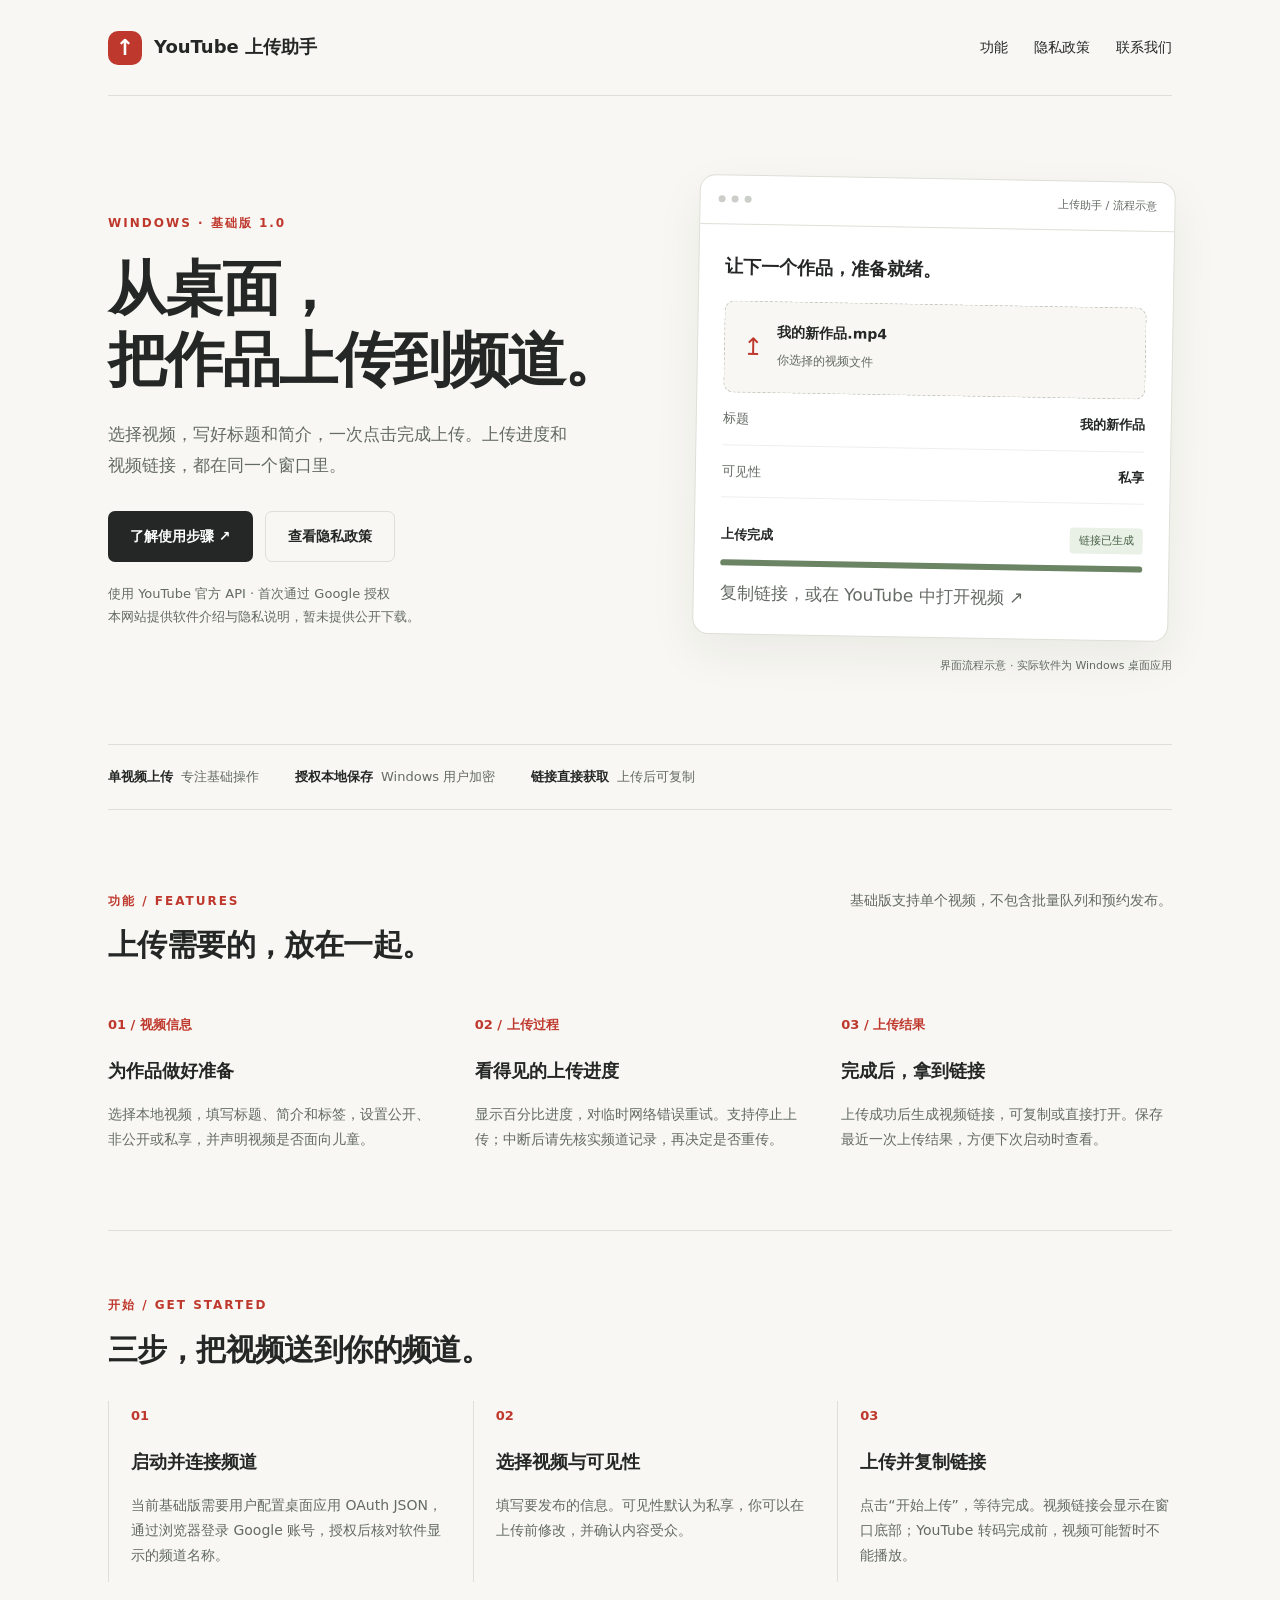
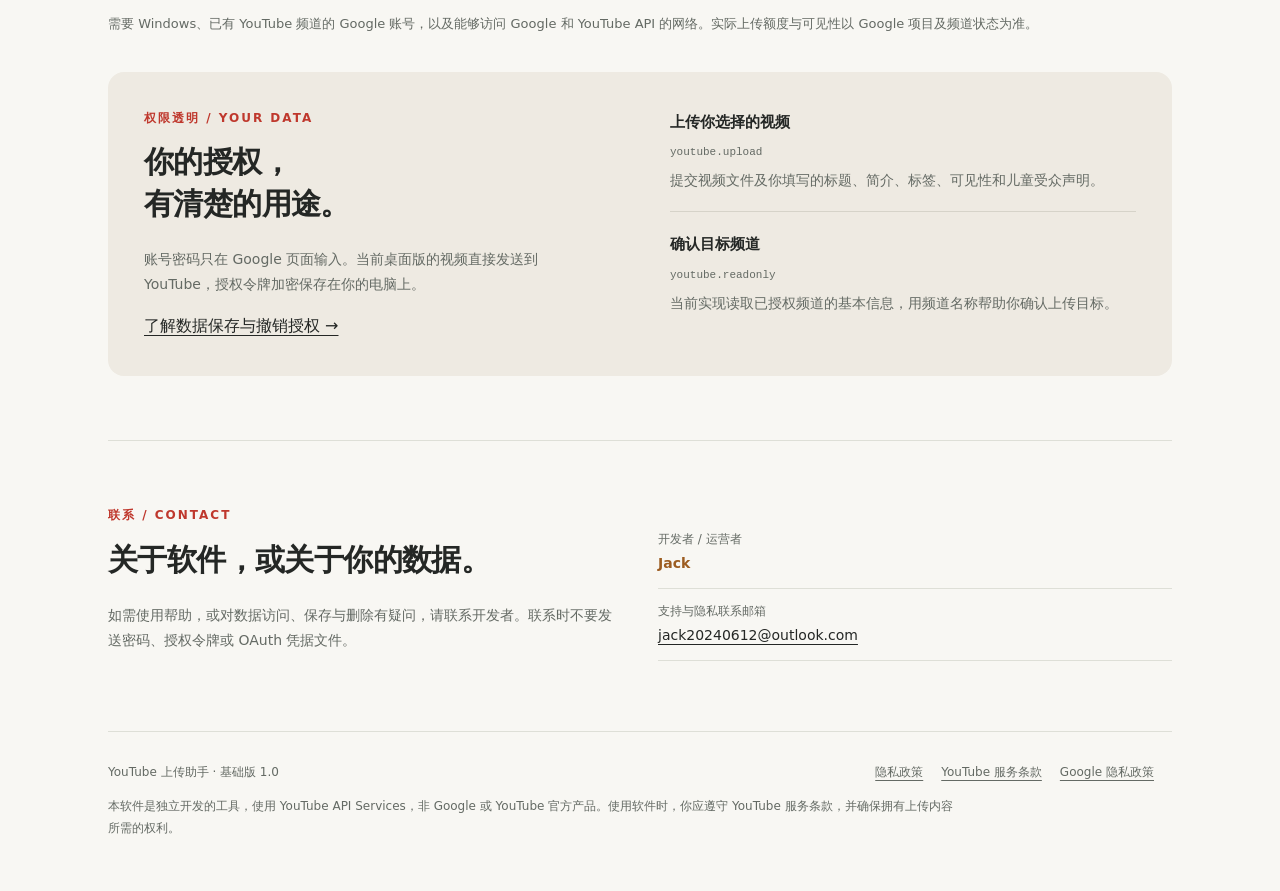
<file: index.html>
<!doctype html>
<html lang="zh-CN">
<head>
  <meta charset="utf-8">
  <meta name="viewport" content="width=device-width, initial-scale=1">
  <meta name="description" content="YouTube 上传助手是一款 Windows 桌面视频上传工具，支持填写视频信息、设置可见性、显示上传进度并获取视频链接。">
  <meta name="robots" content="noindex">
  <title>YouTube 上传助手 — 从桌面，把作品上传到频道</title>
  <link rel="stylesheet" href="styles.css">
</head>
<body>
  <a class="skip" href="#main">跳到正文</a>
  <!-- 发布前：替换全部“待填写”信息，并删除草稿提示与 noindex 标签。 -->
  <div class="wrap">
    <header class="nav">
      <a class="brand" href="index.html"><span class="mark" aria-hidden="true">↑</span>YouTube 上传助手</a>
      <nav class="nav-links" aria-label="主导航"><a href="#features">功能</a><a href="privacy.html">隐私政策</a><a href="#contact">联系我们</a></nav>
    </header>
    <main id="main">
      <section class="hero" aria-labelledby="hero-title">
        <div>
          <span class="eyebrow">Windows · 基础版 1.0</span>
          <h1 id="hero-title">从桌面，<br>把作品上传到频道。</h1>
          <p>选择视频，写好标题和简介，一次点击完成上传。上传进度和视频链接，都在同一个窗口里。</p>
          <div class="actions"><a class="button" href="#start">了解使用步骤 <span aria-hidden="true">&nbsp;↗</span></a><a class="button secondary" href="privacy.html">查看隐私政策</a></div>
          <p class="small">使用 YouTube 官方 API · 首次通过 Google 授权<br>本网站提供软件介绍与隐私说明，暂未提供公开下载。</p>
        </div>
        <figure style="margin:0" aria-label="软件上传流程示意，不是实际上传界面">
          <div class="window">
            <div class="window-bar"><i class="dot"></i><i class="dot"></i><i class="dot"></i><span>上传助手 / 流程示意</span></div>
            <div class="window-body">
              <div class="mock-title">让下一个作品，准备就绪。</div>
              <div class="file"><span class="file-icon" aria-hidden="true">↥</span><div><b>我的新作品.mp4</b><small>你选择的视频文件</small></div></div>
              <div class="mock-field"><span>标题</span><b>我的新作品</b></div>
              <div class="mock-field"><span>可见性</span><b>私享</b></div>
              <div class="mock-status"><b>上传完成</b><span class="badge">链接已生成</span></div>
              <div class="meter" aria-hidden="true"></div>
              <p class="mock-result">复制链接，或在 YouTube 中打开视频 ↗</p>
            </div>
          </div>
          <figcaption class="caption">界面流程示意 · 实际软件为 Windows 桌面应用</figcaption>
        </figure>
      </section>
      <div class="facts"><span><strong>单视频上传</strong>专注基础操作</span><span><strong>授权本地保存</strong>Windows 用户加密</span><span><strong>链接直接获取</strong>上传后可复制</span></div>
      <section id="features" class="section" aria-labelledby="features-title">
        <div class="section-head"><div><span class="eyebrow">功能 / Features</span><h2 id="features-title">上传需要的，放在一起。</h2></div><p>基础版支持单个视频，不包含批量队列和预约发布。</p></div>
        <div class="features">
          <article><span class="number">01 / 视频信息</span><h3>为作品做好准备</h3><p>选择本地视频，填写标题、简介和标签，设置公开、非公开或私享，并声明视频是否面向儿童。</p></article>
          <article><span class="number">02 / 上传过程</span><h3>看得见的上传进度</h3><p>显示百分比进度，对临时网络错误重试。支持停止上传；中断后请先核实频道记录，再决定是否重传。</p></article>
          <article><span class="number">03 / 上传结果</span><h3>完成后，拿到链接</h3><p>上传成功后生成视频链接，可复制或直接打开。保存最近一次上传结果，方便下次启动时查看。</p></article>
        </div>
      </section>
      <section id="start" class="section" aria-labelledby="start-title">
        <span class="eyebrow">开始 / Get started</span><h2 id="start-title">三步，把视频送到你的频道。</h2>
        <ol class="steps">
          <li><span class="number">01</span><h3>启动并连接频道</h3><p>当前基础版需要用户配置桌面应用 OAuth JSON，通过浏览器登录 Google 账号，授权后核对软件显示的频道名称。</p></li>
          <li><span class="number">02</span><h3>选择视频与可见性</h3><p>填写要发布的信息。可见性默认为私享，你可以在上传前修改，并确认内容受众。</p></li>
          <li><span class="number">03</span><h3>上传并复制链接</h3><p>点击“开始上传”，等待完成。视频链接会显示在窗口底部；YouTube 转码完成前，视频可能暂时不能播放。</p></li>
        </ol>
        <p class="small">需要 Windows、已有 YouTube 频道的 Google 账号，以及能够访问 Google 和 YouTube API 的网络。实际上传额度与可见性以 Google 项目及频道状态为准。</p>
        <div class="privacy-callout">
          <div><span class="eyebrow">权限透明 / Your data</span><h2>你的授权，<br>有清楚的用途。</h2><p>账号密码只在 Google 页面输入。当前桌面版的视频直接发送到 YouTube，授权令牌加密保存在你的电脑上。</p><a href="privacy.html">了解数据保存与撤销授权 →</a></div>
          <ul class="permissions"><li><b>上传你选择的视频</b><br><code>youtube.upload</code><p>提交视频文件及你填写的标题、简介、标签、可见性和儿童受众声明。</p></li><li><b>确认目标频道</b><br><code>youtube.readonly</code><p>当前实现读取已授权频道的基本信息，用频道名称帮助你确认上传目标。</p></li></ul>
        </div>
      </section>
      <section id="contact" class="section contact" aria-labelledby="contact-title">
        <div><span class="eyebrow">联系 / Contact</span><h2 id="contact-title">关于软件，或关于你的数据。</h2><p>如需使用帮助，或对数据访问、保存与删除有疑问，请联系开发者。联系时不要发送密码、授权令牌或 OAuth 凭据文件。</p></div>
        <div class="contact-data"><div><span>开发者 / 运营者</span><strong class="placeholder">Jack</strong></div><div><span>支持与隐私联系邮箱</span><a href="mailto:jack20240612@outlook.com">jack20240612@outlook.com</a></div></div>
      </section>
    </main>
    <footer><div class="footer-line"><span>YouTube 上传助手 · 基础版 1.0</span><div><a href="privacy.html">隐私政策</a><a href="https://www.youtube.com/t/terms">YouTube 服务条款</a><a href="https://policies.google.com/privacy">Google 隐私政策</a></div></div><p>本软件是独立开发的工具，使用 YouTube API Services，非 Google 或 YouTube 官方产品。使用软件时，你应遵守 YouTube 服务条款，并确保拥有上传内容所需的权利。</p></footer>
  </div>
</body>
</html>
</file>
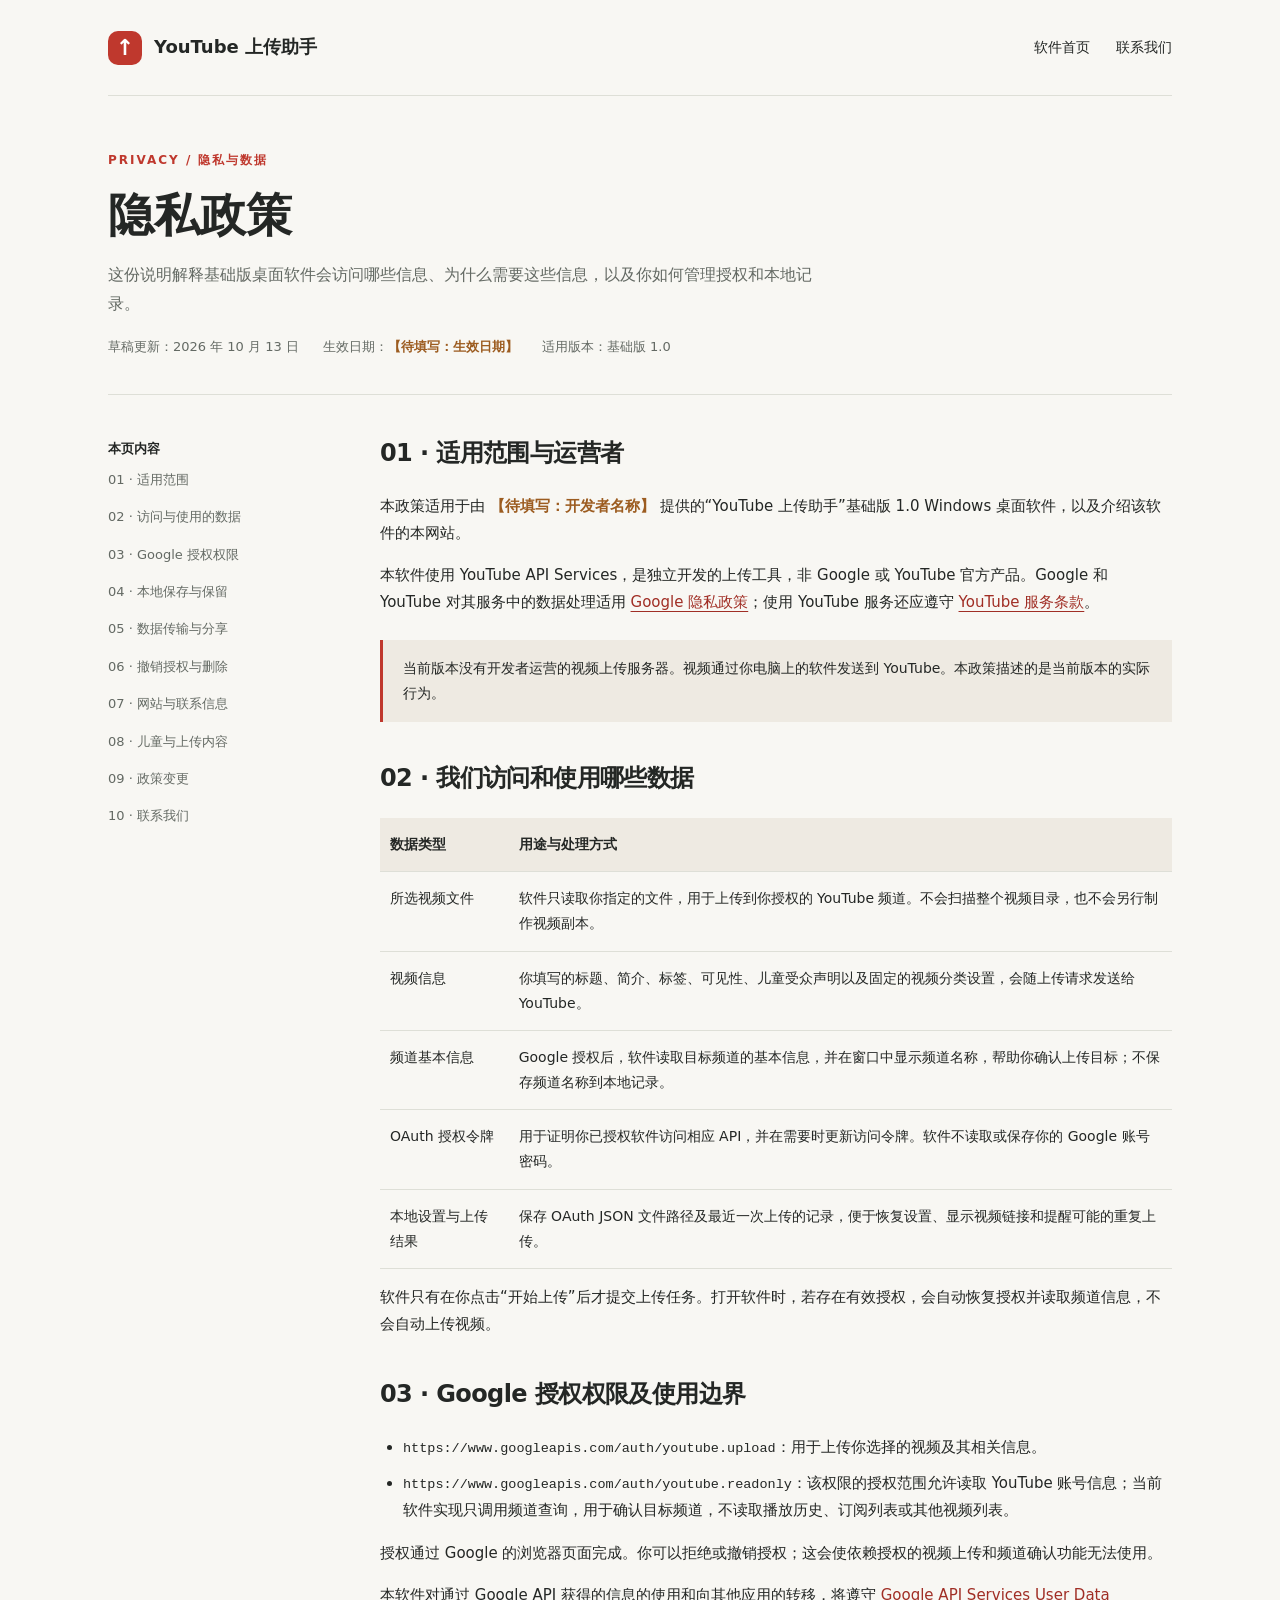
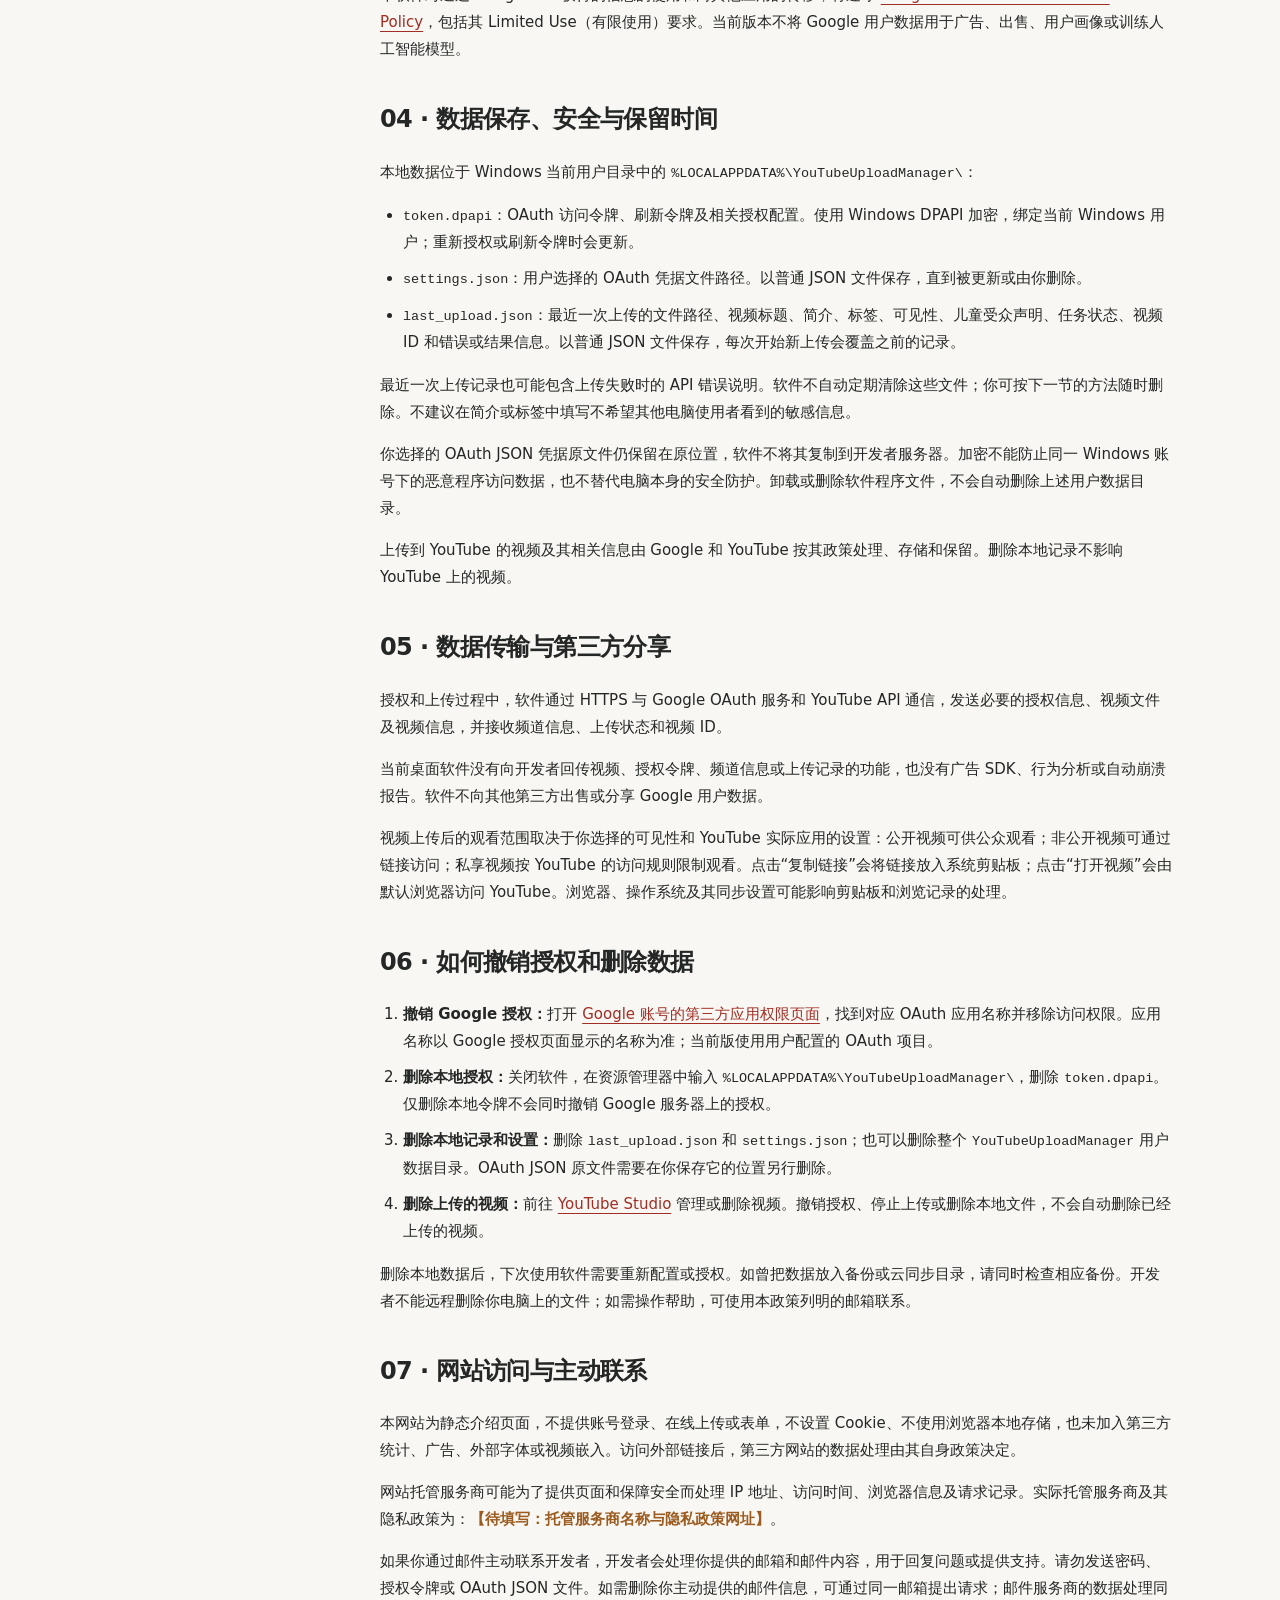
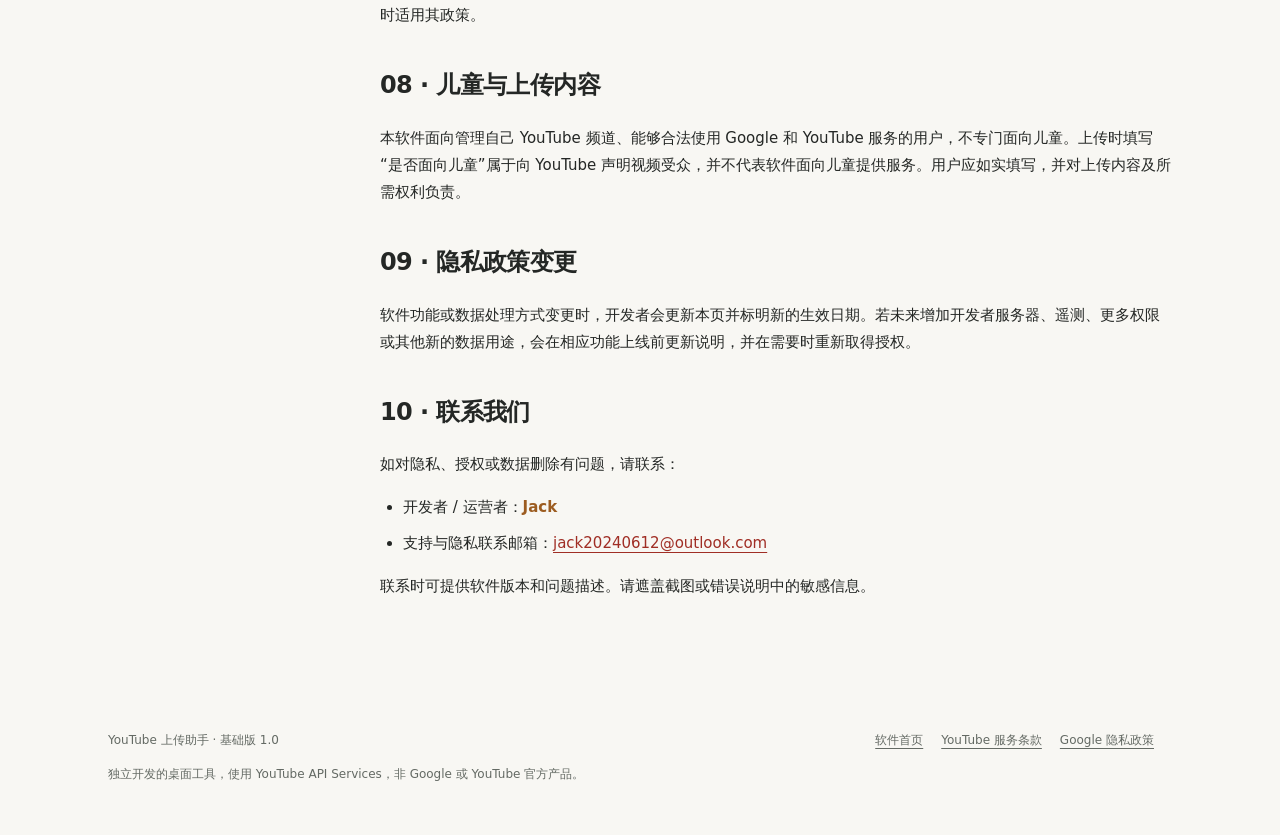
<file: privacy.html>
<!doctype html>
<html lang="zh-CN">
<head>
  <meta charset="utf-8">
  <meta name="viewport" content="width=device-width, initial-scale=1">
  <meta name="description" content="了解 YouTube 上传助手访问的数据、Google 授权权限、本地保存方式，以及撤销授权与删除数据的方法。">
  <meta name="robots" content="noindex">
  <title>隐私政策 — YouTube 上传助手</title>
  <link rel="stylesheet" href="styles.css">
</head>
<body>
  <a class="skip" href="#main">跳到正文</a>
  <!-- 发布前：补齐运营者与联系方式，确认全部处理方式与实际版本一致，再更新生效日期。 -->
  <div class="wrap">
    <header class="nav"><a class="brand" href="index.html"><span class="mark" aria-hidden="true">↑</span>YouTube 上传助手</a><nav class="nav-links" aria-label="主导航"><a href="index.html">软件首页</a><a href="index.html#contact">联系我们</a></nav></header>
    <main id="main">
      <header class="policy-header"><span class="eyebrow">Privacy / 隐私与数据</span><h1>隐私政策</h1><p>这份说明解释基础版桌面软件会访问哪些信息、为什么需要这些信息，以及你如何管理授权和本地记录。</p><div class="policy-meta"><span>草稿更新：2026 年 10 月 13 日</span><span>生效日期：<strong class="placeholder">【待填写：生效日期】</strong></span><span>适用版本：基础版 1.0</span></div></header>
      <div class="policy-layout">
        <nav class="toc" aria-label="隐私政策目录"><strong>本页内容</strong><a href="#scope">01 · 适用范围</a><a href="#data">02 · 访问与使用的数据</a><a href="#permissions">03 · Google 授权权限</a><a href="#storage">04 · 本地保存与保留</a><a href="#sharing">05 · 数据传输与分享</a><a href="#control">06 · 撤销授权与删除</a><a href="#website">07 · 网站与联系信息</a><a href="#children">08 · 儿童与上传内容</a><a href="#changes">09 · 政策变更</a><a href="#contact">10 · 联系我们</a></nav>
        <article class="policy-body">
          <section id="scope"><h2>01 · 适用范围与运营者</h2><p>本政策适用于由 <strong class="placeholder">【待填写：开发者名称】</strong> 提供的“YouTube 上传助手”基础版 1.0 Windows 桌面软件，以及介绍该软件的本网站。</p><p>本软件使用 YouTube API Services，是独立开发的上传工具，非 Google 或 YouTube 官方产品。Google 和 YouTube 对其服务中的数据处理适用 <a href="https://policies.google.com/privacy">Google 隐私政策</a>；使用 YouTube 服务还应遵守 <a href="https://www.youtube.com/t/terms">YouTube 服务条款</a>。</p><div class="notice">当前版本没有开发者运营的视频上传服务器。视频通过你电脑上的软件发送到 YouTube。本政策描述的是当前版本的实际行为。</div></section>
          <section id="data"><h2>02 · 我们访问和使用哪些数据</h2><div class="table-scroll"><table><thead><tr><th scope="col">数据类型</th><th scope="col">用途与处理方式</th></tr></thead><tbody>
            <tr><td>所选视频文件</td><td>软件只读取你指定的文件，用于上传到你授权的 YouTube 频道。不会扫描整个视频目录，也不会另行制作视频副本。</td></tr>
            <tr><td>视频信息</td><td>你填写的标题、简介、标签、可见性、儿童受众声明以及固定的视频分类设置，会随上传请求发送给 YouTube。</td></tr>
            <tr><td>频道基本信息</td><td>Google 授权后，软件读取目标频道的基本信息，并在窗口中显示频道名称，帮助你确认上传目标；不保存频道名称到本地记录。</td></tr>
            <tr><td>OAuth 授权令牌</td><td>用于证明你已授权软件访问相应 API，并在需要时更新访问令牌。软件不读取或保存你的 Google 账号密码。</td></tr>
            <tr><td>本地设置与上传结果</td><td>保存 OAuth JSON 文件路径及最近一次上传的记录，便于恢复设置、显示视频链接和提醒可能的重复上传。</td></tr>
          </tbody></table></div><p>软件只有在你点击“开始上传”后才提交上传任务。打开软件时，若存在有效授权，会自动恢复授权并读取频道信息，不会自动上传视频。</p></section>
          <section id="permissions"><h2>03 · Google 授权权限及使用边界</h2><ul><li><code>https://www.googleapis.com/auth/youtube.upload</code>：用于上传你选择的视频及其相关信息。</li><li><code>https://www.googleapis.com/auth/youtube.readonly</code>：该权限的授权范围允许读取 YouTube 账号信息；当前软件实现只调用频道查询，用于确认目标频道，不读取播放历史、订阅列表或其他视频列表。</li></ul><p>授权通过 Google 的浏览器页面完成。你可以拒绝或撤销授权；这会使依赖授权的视频上传和频道确认功能无法使用。</p><p>本软件对通过 Google API 获得的信息的使用和向其他应用的转移，将遵守 <a href="https://developers.google.com/terms/api-services-user-data-policy">Google API Services User Data Policy</a>，包括其 Limited Use（有限使用）要求。当前版本不将 Google 用户数据用于广告、出售、用户画像或训练人工智能模型。</p></section>
          <section id="storage"><h2>04 · 数据保存、安全与保留时间</h2><p>本地数据位于 Windows 当前用户目录中的 <code>%LOCALAPPDATA%\YouTubeUploadManager\</code>：</p><ul><li><code>token.dpapi</code>：OAuth 访问令牌、刷新令牌及相关授权配置。使用 Windows DPAPI 加密，绑定当前 Windows 用户；重新授权或刷新令牌时会更新。</li><li><code>settings.json</code>：用户选择的 OAuth 凭据文件路径。以普通 JSON 文件保存，直到被更新或由你删除。</li><li><code>last_upload.json</code>：最近一次上传的文件路径、视频标题、简介、标签、可见性、儿童受众声明、任务状态、视频 ID 和错误或结果信息。以普通 JSON 文件保存，每次开始新上传会覆盖之前的记录。</li></ul><p>最近一次上传记录也可能包含上传失败时的 API 错误说明。软件不自动定期清除这些文件；你可按下一节的方法随时删除。不建议在简介或标签中填写不希望其他电脑使用者看到的敏感信息。</p><p>你选择的 OAuth JSON 凭据原文件仍保留在原位置，软件不将其复制到开发者服务器。加密不能防止同一 Windows 账号下的恶意程序访问数据，也不替代电脑本身的安全防护。卸载或删除软件程序文件，不会自动删除上述用户数据目录。</p><p>上传到 YouTube 的视频及其相关信息由 Google 和 YouTube 按其政策处理、存储和保留。删除本地记录不影响 YouTube 上的视频。</p></section>
          <section id="sharing"><h2>05 · 数据传输与第三方分享</h2><p>授权和上传过程中，软件通过 HTTPS 与 Google OAuth 服务和 YouTube API 通信，发送必要的授权信息、视频文件及视频信息，并接收频道信息、上传状态和视频 ID。</p><p>当前桌面软件没有向开发者回传视频、授权令牌、频道信息或上传记录的功能，也没有广告 SDK、行为分析或自动崩溃报告。软件不向其他第三方出售或分享 Google 用户数据。</p><p>视频上传后的观看范围取决于你选择的可见性和 YouTube 实际应用的设置：公开视频可供公众观看；非公开视频可通过链接访问；私享视频按 YouTube 的访问规则限制观看。点击“复制链接”会将链接放入系统剪贴板；点击“打开视频”会由默认浏览器访问 YouTube。浏览器、操作系统及其同步设置可能影响剪贴板和浏览记录的处理。</p></section>
          <section id="control"><h2>06 · 如何撤销授权和删除数据</h2><ol><li><strong>撤销 Google 授权：</strong>打开 <a href="https://myaccount.google.com/permissions">Google 账号的第三方应用权限页面</a>，找到对应 OAuth 应用名称并移除访问权限。应用名称以 Google 授权页面显示的名称为准；当前版使用用户配置的 OAuth 项目。</li><li><strong>删除本地授权：</strong>关闭软件，在资源管理器中输入 <code>%LOCALAPPDATA%\YouTubeUploadManager\</code>，删除 <code>token.dpapi</code>。仅删除本地令牌不会同时撤销 Google 服务器上的授权。</li><li><strong>删除本地记录和设置：</strong>删除 <code>last_upload.json</code> 和 <code>settings.json</code>；也可以删除整个 <code>YouTubeUploadManager</code> 用户数据目录。OAuth JSON 原文件需要在你保存它的位置另行删除。</li><li><strong>删除上传的视频：</strong>前往 <a href="https://studio.youtube.com/">YouTube Studio</a> 管理或删除视频。撤销授权、停止上传或删除本地文件，不会自动删除已经上传的视频。</li></ol><p>删除本地数据后，下次使用软件需要重新配置或授权。如曾把数据放入备份或云同步目录，请同时检查相应备份。开发者不能远程删除你电脑上的文件；如需操作帮助，可使用本政策列明的邮箱联系。</p></section>
          <section id="website"><h2>07 · 网站访问与主动联系</h2><p>本网站为静态介绍页面，不提供账号登录、在线上传或表单，不设置 Cookie、不使用浏览器本地存储，也未加入第三方统计、广告、外部字体或视频嵌入。访问外部链接后，第三方网站的数据处理由其自身政策决定。</p><p>网站托管服务商可能为了提供页面和保障安全而处理 IP 地址、访问时间、浏览器信息及请求记录。实际托管服务商及其隐私政策为：<strong class="placeholder">【待填写：托管服务商名称与隐私政策网址】</strong>。</p><p>如果你通过邮件主动联系开发者，开发者会处理你提供的邮箱和邮件内容，用于回复问题或提供支持。请勿发送密码、授权令牌或 OAuth JSON 文件。如需删除你主动提供的邮件信息，可通过同一邮箱提出请求；邮件服务商的数据处理同时适用其政策。</p></section>
          <section id="children"><h2>08 · 儿童与上传内容</h2><p>本软件面向管理自己 YouTube 频道、能够合法使用 Google 和 YouTube 服务的用户，不专门面向儿童。上传时填写“是否面向儿童”属于向 YouTube 声明视频受众，并不代表软件面向儿童提供服务。用户应如实填写，并对上传内容及所需权利负责。</p></section>
          <section id="changes"><h2>09 · 隐私政策变更</h2><p>软件功能或数据处理方式变更时，开发者会更新本页并标明新的生效日期。若未来增加开发者服务器、遥测、更多权限或其他新的数据用途，会在相应功能上线前更新说明，并在需要时重新取得授权。</p></section>
          <section id="contact"><h2>10 · 联系我们</h2><p>如对隐私、授权或数据删除有问题，请联系：</p><ul><li>开发者 / 运营者：<strong class="placeholder">Jack</strong></li><li>支持与隐私联系邮箱：<a href="mailto:jack20240612@outlook.com">jack20240612@outlook.com</a></li></ul><p>联系时可提供软件版本和问题描述。请遮盖截图或错误说明中的敏感信息。</p></section>
        </article>
      </div>
    </main>
    <footer><div class="footer-line"><span>YouTube 上传助手 · 基础版 1.0</span><div><a href="index.html">软件首页</a><a href="https://www.youtube.com/t/terms">YouTube 服务条款</a><a href="https://policies.google.com/privacy">Google 隐私政策</a></div></div><p>独立开发的桌面工具，使用 YouTube API Services，非 Google 或 YouTube 官方产品。</p></footer>
  </div>
</body>
</html>
</file>
<file: styles.css>
:root{--paper:#f8f7f3;--ink:#242725;--muted:#646a64;--line:#dedfd7;--red:#bf382d;--soft:#eeeae2;--white:#fff;--radius:16px}
*{box-sizing:border-box}html{scroll-behavior:smooth;scroll-padding-top:28px}body{margin:0;background:var(--paper);color:var(--ink);font-family:system-ui,-apple-system,"Segoe UI","Microsoft YaHei",sans-serif;line-height:1.8}a{color:inherit;text-underline-offset:4px}a:hover{color:var(--red)}a:focus-visible,summary:focus-visible{outline:3px solid var(--red);outline-offset:5px}::selection{background:#f2c7bf}.wrap{max-width:1120px;margin:auto;padding:0 28px}.skip{position:absolute;left:12px;top:-80px;background:var(--ink);color:white;padding:8px 16px;z-index:10}.skip:focus{top:12px}.draft{padding:9px 28px;background:#f3e8ca;color:#635021;font-size:13px;text-align:center}.nav{display:flex;align-items:center;justify-content:space-between;gap:24px;min-height:96px;border-bottom:1px solid var(--line)}.brand{display:flex;align-items:center;gap:12px;text-decoration:none;font-weight:750;font-size:18px;white-space:nowrap}.mark{width:34px;height:34px;border-radius:10px;background:var(--red);color:white;display:grid;place-items:center;font-size:22px;line-height:1}.nav-links{display:flex;gap:26px;font-size:14px}.nav-links a{text-decoration:none}.eyebrow{display:block;color:var(--red);font-size:12px;font-weight:750;letter-spacing:2px;text-transform:uppercase}.hero{display:grid;grid-template-columns:1.1fr 1fr;gap:64px;align-items:center;padding:82px 0 68px}.hero h1{font-size:clamp(38px,4.6vw,60px);line-height:1.2;letter-spacing:-2px;margin:20px 0 24px;font-weight:760}.hero p{font-size:17px;color:var(--muted);max-width:470px}.actions{display:flex;gap:12px;flex-wrap:wrap;margin:30px 0 20px}.button{display:inline-flex;align-items:center;justify-content:center;padding:12px 22px;background:var(--ink);color:white;border-radius:7px;text-decoration:none;font-size:14px;font-weight:650}.button:hover{background:var(--red);color:white}.button.secondary{background:transparent;color:var(--ink);border:1px solid var(--line)}.small{font-size:13px!important;color:var(--muted)}.window{background:var(--white);border:1px solid var(--line);border-radius:var(--radius);box-shadow:0 18px 48px #272a2510;overflow:hidden;transform:rotate(1deg)}.window-bar{display:flex;align-items:center;gap:6px;border-bottom:1px solid var(--line);padding:14px 18px;font-size:11px;color:var(--muted)}.dot{width:7px;height:7px;border-radius:50%;background:#cccfc9}.window-bar span:last-child{margin-left:auto}.window-body{padding:26px}.mock-title{font-size:18px;font-weight:700;margin-bottom:18px}.file{display:flex;align-items:center;gap:14px;background:var(--paper);padding:18px;border-radius:10px;border:1px dashed #c6c9bf}.file-icon{font-size:24px;color:var(--red)}.file b{font-size:14px;display:block}.file small{color:var(--muted);font-size:12px}.mock-field{padding:14px 0;border-bottom:1px solid #eee;display:flex;justify-content:space-between;font-size:13px}.mock-field span{color:var(--muted)}.mock-status{margin-top:24px;display:flex;justify-content:space-between;align-items:center;font-size:13px}.badge{background:#e9f1e7;color:#466044;padding:3px 9px;border-radius:4px;font-size:11px}.meter{height:6px;background:#eee;border-radius:8px;margin:12px 0}.meter:before{content:"";display:block;height:100%;width:100%;background:#6a8464;border-radius:8px}.mock-result{font-size:12px;color:var(--muted);margin:0}.caption{font-size:11px;text-align:right;color:var(--muted);margin-top:18px}.facts{display:flex;gap:36px;border-top:1px solid var(--line);border-bottom:1px solid var(--line);padding:20px 0;font-size:13px;color:var(--muted)}.facts strong{color:var(--ink);margin-right:8px}.section{padding:64px 0;border-bottom:1px solid var(--line)}h2{font-size:30px;line-height:1.4;letter-spacing:-.6px;margin:12px 0 22px}h3{font-size:18px;line-height:1.5}.section-head{display:flex;align-items:baseline;justify-content:space-between;gap:32px}.section-head p{color:var(--muted);font-size:14px}.features{display:grid;grid-template-columns:repeat(3,1fr);gap:36px;margin-top:22px}.number{font-size:13px;color:var(--red);font-weight:650}.features p{color:var(--muted);font-size:14px}.steps{display:grid;grid-template-columns:repeat(3,1fr);gap:30px;list-style:none;padding:0;margin:30px 0}.steps li{border-left:1px solid var(--line);padding-left:22px}.steps p{color:var(--muted);font-size:14px}.privacy-callout{display:grid;grid-template-columns:1fr 1fr;gap:60px;background:var(--soft);padding:36px;border-radius:var(--radius);margin-top:36px}.privacy-callout p{font-size:14px;color:var(--muted)}.permissions{margin:0;padding:0;list-style:none}.permissions li+li{border-top:1px solid #d6d3c9;margin-top:18px;padding-top:18px}.permissions b{font-size:15px}.permissions code{font-size:11px;color:var(--muted);overflow-wrap:anywhere}.permissions p{margin:3px 0}.contact{display:grid;grid-template-columns:1fr 1fr;gap:36px}.contact p{font-size:14px;color:var(--muted)}.contact-data{padding-top:12px}.contact-data div{padding:12px 0;border-bottom:1px solid var(--line);font-size:14px}.contact-data span{color:var(--muted);display:block;font-size:12px}.placeholder{color:#9c5c20;font-weight:600;overflow-wrap:anywhere}footer{padding:30px 0 40px;color:var(--muted);font-size:12px}.footer-line{display:flex;justify-content:space-between;gap:24px;flex-wrap:wrap}footer a{margin-right:18px}footer p{max-width:850px}.policy-header{padding:54px 0 36px;border-bottom:1px solid var(--line)}.policy-header h1{font-size:46px;line-height:1.3;margin:14px 0 16px}.policy-header p{color:var(--muted);max-width:730px}.policy-layout{display:grid;grid-template-columns:220px minmax(0,1fr);gap:52px;padding:42px 0 60px}.toc{align-self:start;position:sticky;top:24px;font-size:13px}.toc a{display:block;color:var(--muted);text-decoration:none;padding:7px 0}.toc a:hover{color:var(--red)}.policy-body section{margin-bottom:40px}.policy-body h2{font-size:24px;margin-top:0}.policy-body p,.policy-body li{font-size:15px}.policy-body li{margin-bottom:9px}.policy-body ul,.policy-body ol{padding-left:23px}.notice{border-left:3px solid var(--red);background:var(--soft);padding:16px 20px;margin:24px 0;font-size:14px}code{font-family:Consolas,monospace;font-size:.9em;overflow-wrap:anywhere}.table-scroll{overflow-x:auto}table{width:100%;border-collapse:collapse;font-size:14px}th,td{text-align:left;vertical-align:top;border-bottom:1px solid var(--line);padding:14px 10px}th{background:var(--soft);font-weight:650}.policy-body a{color:#a02e25}.policy-meta{display:flex;gap:24px;flex-wrap:wrap;font-size:13px;color:var(--muted)}
@media(max-width:800px){.hero{grid-template-columns:1fr;gap:34px;padding:48px 0}.hero h1{letter-spacing:-1px}.hero p{max-width:none}.window{transform:none;max-width:520px}.features,.steps{grid-template-columns:1fr;gap:14px}.features article{border-top:1px solid var(--line);padding-top:20px}.privacy-callout,.contact{grid-template-columns:1fr;gap:18px}.section-head{display:block}.section{padding:42px 0}.policy-layout{grid-template-columns:1fr;gap:30px}.toc{position:static;border-bottom:1px solid var(--line);padding-bottom:20px;display:flex;flex-wrap:wrap;gap:0 22px}.toc strong{flex-basis:100%}.policy-header h1{font-size:36px}}
@media(max-width:480px){.wrap{padding:0 20px}.nav{min-height:82px;align-items:flex-start;flex-direction:column;justify-content:center;gap:8px;padding:14px 0}.nav-links{gap:20px}.brand{font-size:17px}.hero h1{font-size:38px}.facts{flex-direction:column;gap:8px}.privacy-callout{padding:24px}.window-body{padding:20px}.draft{padding:9px 20px;text-align:left}.policy-meta{gap:6px 20px}}
@media(prefers-reduced-motion:reduce){html{scroll-behavior:auto}}
@media print{.draft,.nav-links,.toc,.actions{display:none}.policy-layout{display:block}.wrap{max-width:none}.policy-body section{break-inside:avoid}body{background:white}.window{box-shadow:none}a{color:inherit!important}}
</file>
